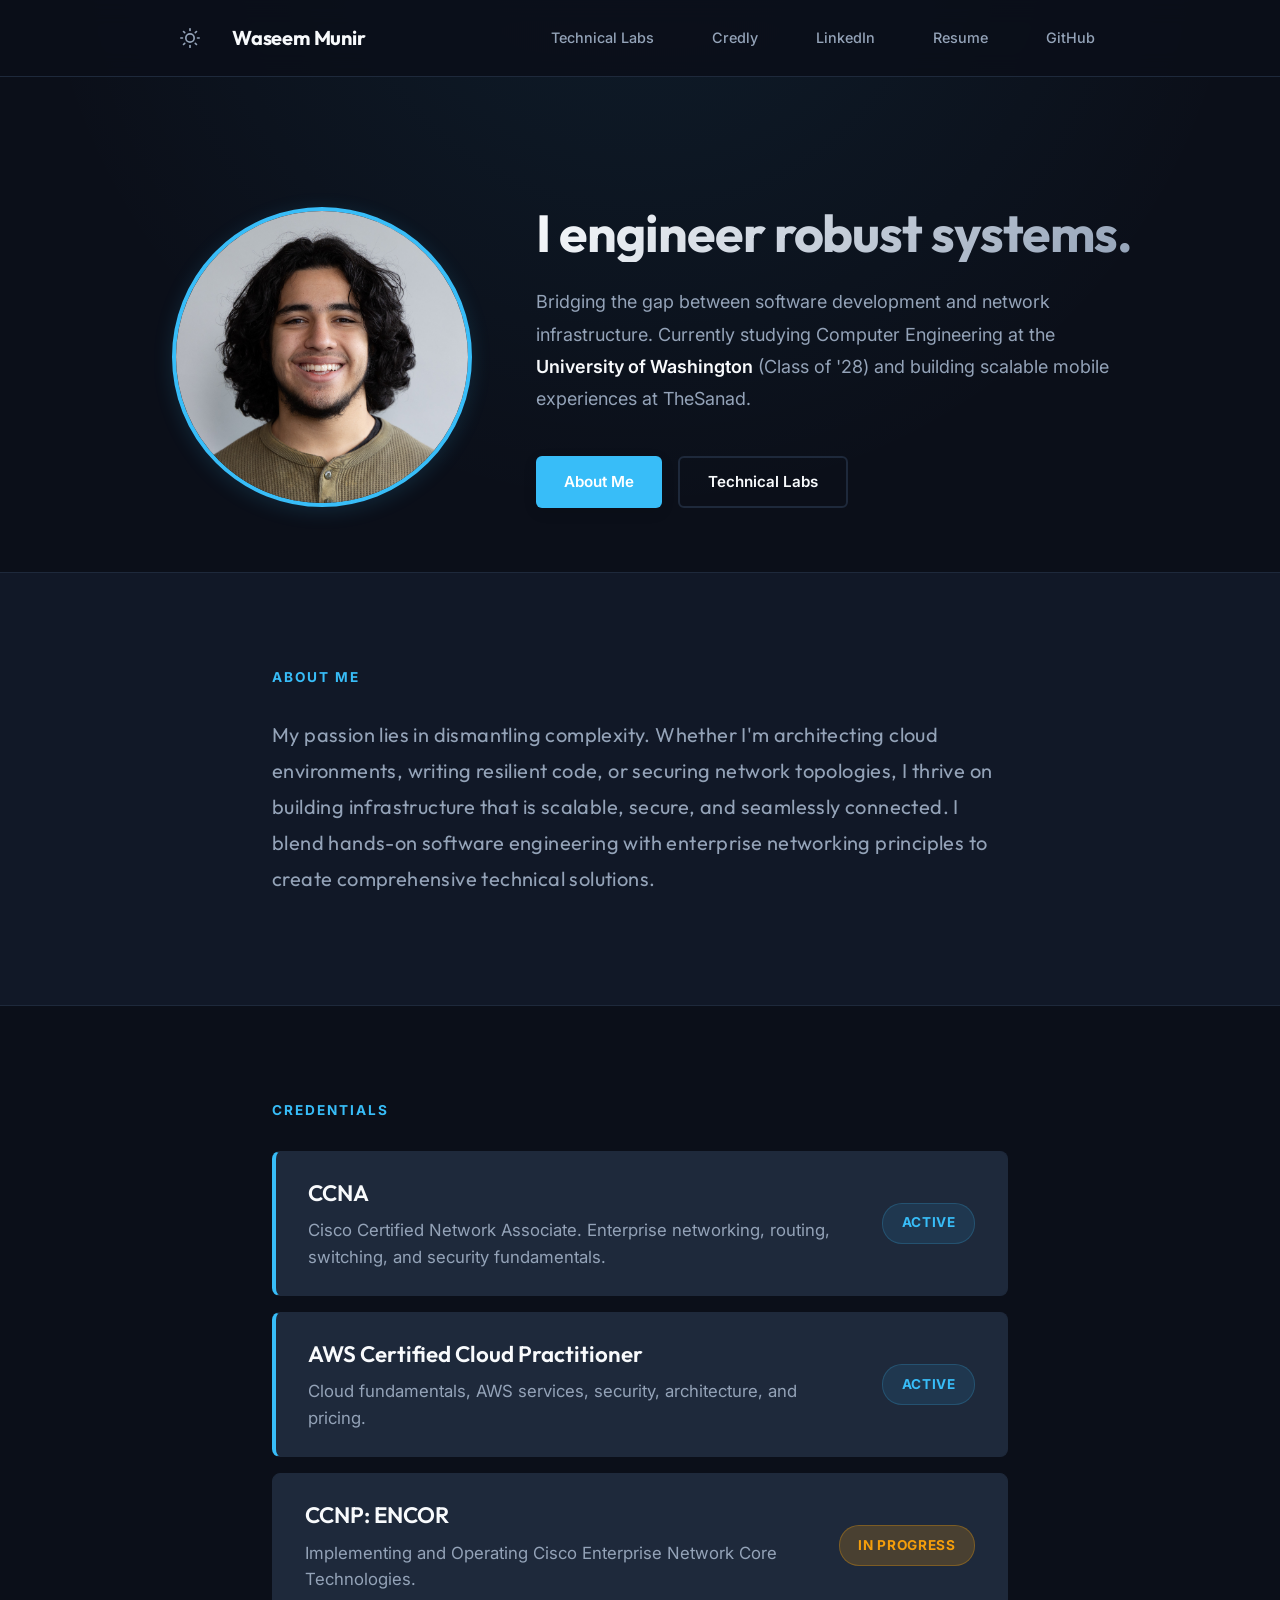
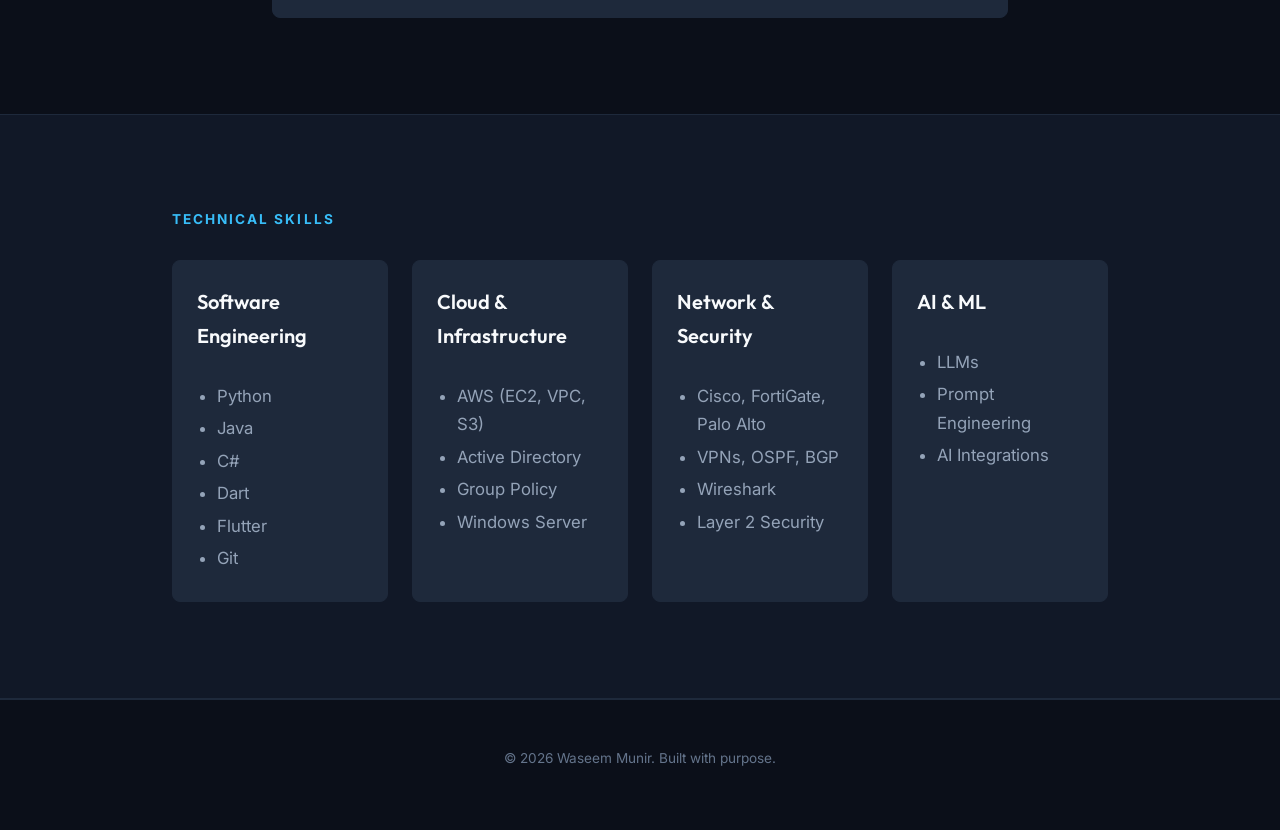
<file: index.html>
<!DOCTYPE html>
<html lang="en">
<head>
  <meta charset="UTF-8" />
  <meta name="viewport" content="width=device-width, initial-scale=1.0"/>
  <title>Waseem Munir | Portfolio</title>
  <meta name="description" content="Waseem Munir's technical portfolio. Bridging software development and network infrastructure." />
  <meta property="og:title" content="Waseem Munir | Portfolio" />
  <meta property="og:description" content="Computer Engineering student at UW. Portfolio showcasing cloud, security, and software engineering projects." />
  <meta property="og:type" content="website" />
  <link rel="stylesheet" href="style.css" />
  <link rel="preconnect" href="https://fonts.googleapis.com">
  <link rel="preconnect" href="https://fonts.gstatic.com" crossorigin>
  <link href="https://fonts.googleapis.com/css2?family=Inter:wght@300;400;500;600&family=Outfit:wght@400;500;600;700&display=swap" rel="stylesheet">
</head>
<body>

  <!-- NAVIGATION -->
  <nav class="site-nav">
    <div class="nav-container">
      <div class="nav-left">
        <button id="theme-toggle" class="theme-toggle" aria-label="Toggle Theme">
          <svg xmlns="http://www.w3.org/2000/svg" width="20" height="20" viewBox="0 0 24 24" fill="none" stroke="currentColor" stroke-width="2" stroke-linecap="round" stroke-linejoin="round"><path d="M21 12.79A9 9 0 1 1 11.21 3 7 7 0 0 0 21 12.79z"></path></svg>
        </button>
        <a href="index.html" class="nav-logo">Waseem Munir</a>
      </div>
      <ul class="nav-links">
        <li><a href="labs.html">Technical Labs</a></li>
        <li><a href="https://www.credly.com/users/waseem-munir/badges/credly" target="_blank" rel="noopener noreferrer">Credly</a></li>
        <li><a href="https://linkedin.com/in/waseem-munir" target="_blank" rel="noopener noreferrer">LinkedIn</a></li>
        <li><a href="labs/Munir%20Resume.pdf" target="_blank" rel="noopener noreferrer">Resume</a></li>
        <li><a href="https://github.com/kingwasp" target="_blank" rel="noopener noreferrer">GitHub</a></li>
      </ul>
    </div>
  </nav>

  <main>
    <!-- HERO SECTION -->
    <section class="section hero">
      <div class="container hero-content-with-image">
        <img src="assets/Waseem%20Munir%20Headshot.jpg" alt="Waseem Munir" class="hero-image" />
        <div class="hero-text">
          <h1 class="hero-title">I engineer robust systems.</h1>
          <p class="hero-subtitle">
            Bridging the gap between software development and network infrastructure. Currently studying Computer Engineering at the <strong>University of Washington</strong> (Class of '28) and building scalable mobile experiences at TheSanad.
          </p>
          <div class="hero-actions">
            <a href="#about" class="btn">About Me</a>
            <a href="labs.html" class="btn btn-secondary">Technical Labs</a>
          </div>
        </div>
      </div>
    </section>

    <!-- ABOUT -->
    <section class="section bg-light" id="about">
      <div class="container container-narrow">
        <h2 class="section-title">About Me</h2>
        <p class="lead">
          My passion lies in dismantling complexity. Whether I'm architecting cloud environments, writing resilient code, or securing network topologies, I thrive on building infrastructure that is scalable, secure, and seamlessly connected. I blend hands-on software engineering with enterprise networking principles to create comprehensive technical solutions.
        </p>
      </div>
    </section>

    <!-- CERTIFICATIONS -->
    <section class="section certifications-section" id="certifications">
      <div class="container container-narrow">
        <h2 class="section-title">Credentials</h2>
        
        <div class="credentials-grid">
          <div class="cert-card cert-card-prominent">
            <div class="cert-content">
              <p class="cert-title">CCNA</p>
              <p class="cert-meta">Cisco Certified Network Associate. Enterprise networking, routing, switching, and security fundamentals.</p>
            </div>
            <span class="cert-badge badge-active">Active</span>
          </div>

          <div class="cert-card cert-card-prominent">
            <div class="cert-content">
              <p class="cert-title">AWS Certified Cloud Practitioner</p>
              <p class="cert-meta">Cloud fundamentals, AWS services, security, architecture, and pricing.</p>
            </div>
            <span class="cert-badge badge-active">Active</span>
          </div>

          <div class="cert-card">
            <div class="cert-content">
              <p class="cert-title">CCNP: ENCOR</p>
              <p class="cert-meta">Implementing and Operating Cisco Enterprise Network Core Technologies.</p>
            </div>
            <span class="cert-badge badge-progress">In Progress</span>
          </div>
        </div>
      </div>
    </section>

    <!-- SKILLS -->
    <section class="section bg-light" id="skills">
      <div class="container">
        <h2 class="section-title">Technical Skills</h2>
        <ul class="skills-list skills-grid">
          <li>
            <strong>Software Engineering</strong>
            <ul class="skills-bullets">
              <li>Python</li>
              <li>Java</li>
              <li>C#</li>
              <li>Dart</li>
              <li>Flutter</li>
              <li>Git</li>
            </ul>
          </li>
          <li>
            <strong>Cloud & Infrastructure</strong>
            <ul class="skills-bullets">
              <li>AWS (EC2, VPC, S3)</li>
              <li>Active Directory</li>
              <li>Group Policy</li>
              <li>Windows Server</li>
            </ul>
          </li>
          <li>
            <strong>Network & Security</strong>
            <ul class="skills-bullets">
              <li>Cisco, FortiGate, Palo Alto</li>
              <li>VPNs, OSPF, BGP</li>
              <li>Wireshark</li>
              <li>Layer 2 Security</li>
            </ul>
          </li>
          <li>
            <strong>AI & ML</strong>
            <ul class="skills-bullets">
              <li>LLMs</li>
              <li>Prompt Engineering</li>
              <li>AI Integrations</li>
            </ul>
          </li>
        </ul>
      </div>
    </section>
  </main>

  <footer class="site-footer">
    <div class="container">
      <p>&copy; 2026 Waseem Munir. Built with purpose.</p>
    </div>
  </footer>

  <script src="script.js"></script>
</body>
</html>
</file>
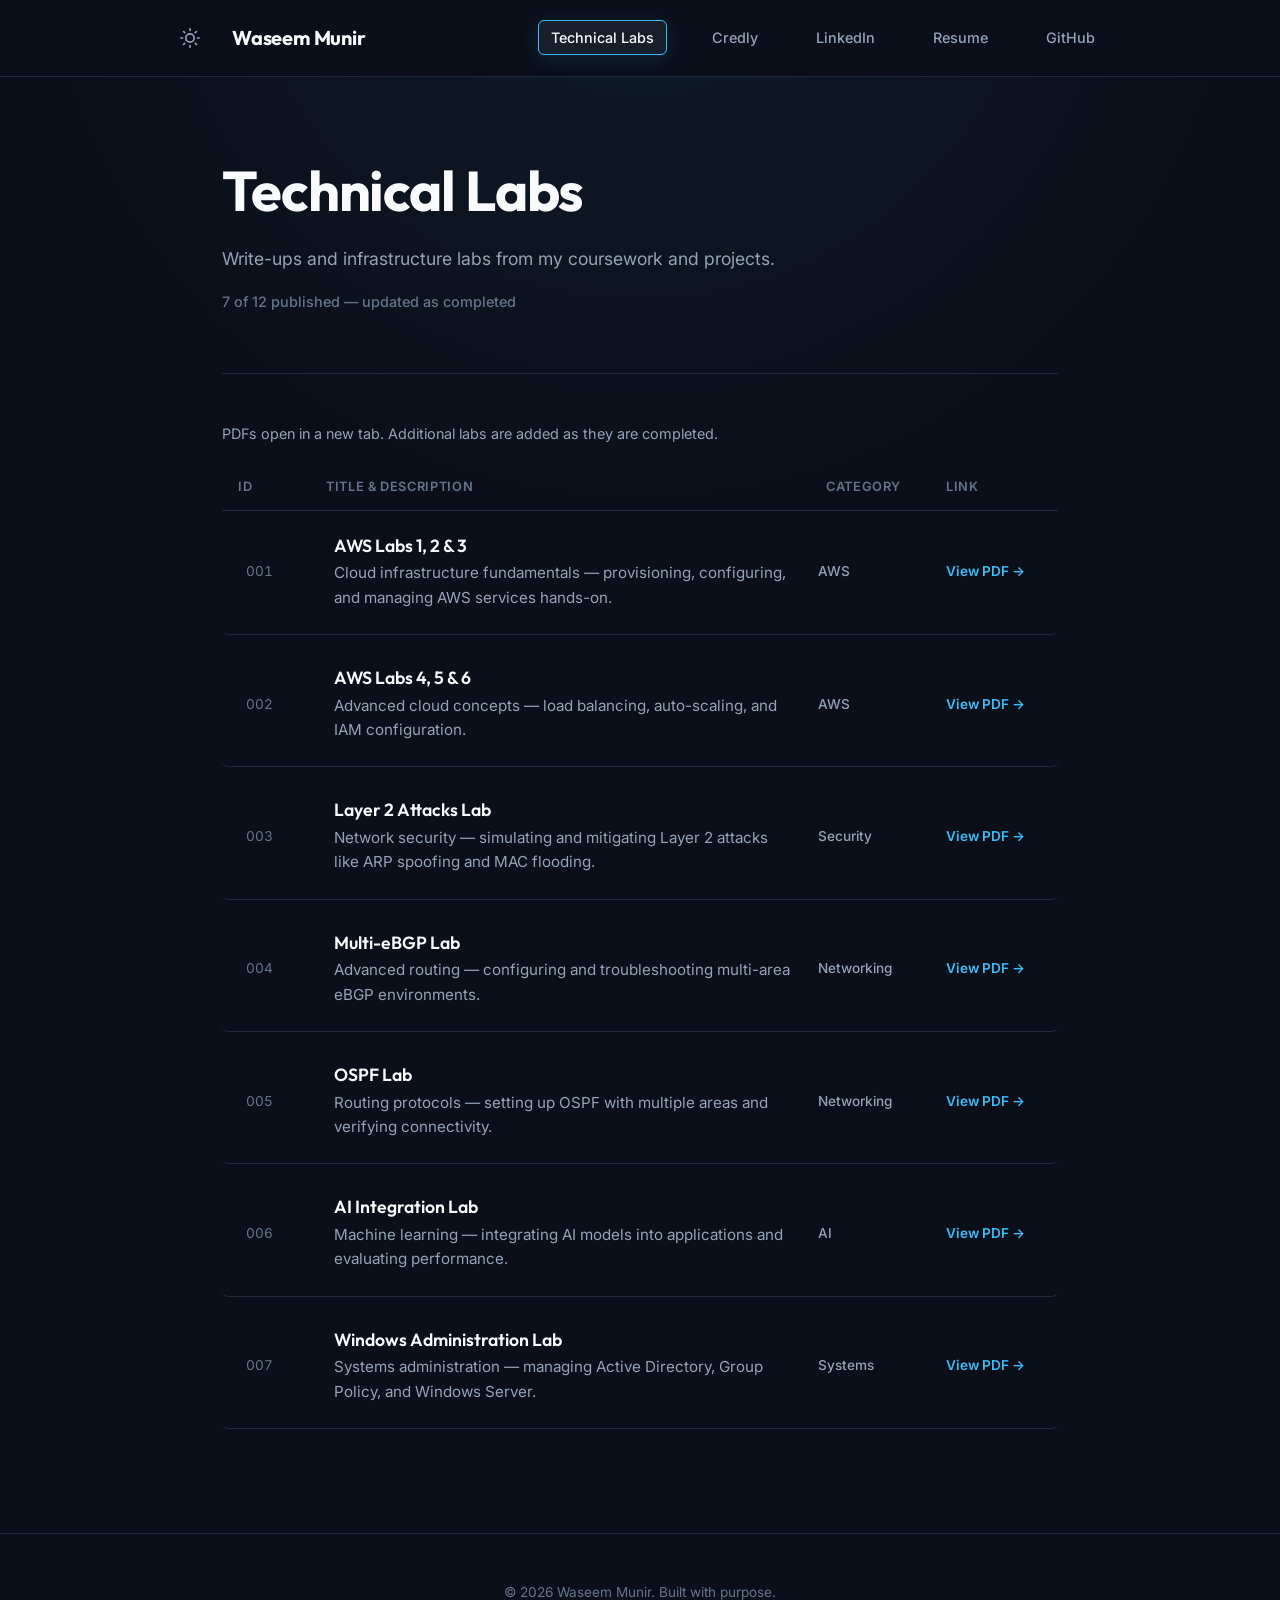
<file: labs.html>
<!DOCTYPE html>
<html lang="en">
<head>
  <meta charset="UTF-8" />
  <meta name="viewport" content="width=device-width, initial-scale=1.0"/>
  <title>Technical Labs | Waseem Munir</title>
  <meta name="description" content="Technical Labs by Waseem Munir. Infrastructure and security write-ups." />
  <meta property="og:title" content="Technical Labs | Waseem Munir" />
  <meta property="og:description" content="Portfolio showcasing cloud, security, and software engineering projects." />
  <meta property="og:type" content="website" />
  <link rel="stylesheet" href="style.css" />
  <link rel="preconnect" href="https://fonts.googleapis.com">
  <link rel="preconnect" href="https://fonts.gstatic.com" crossorigin>
  <link href="https://fonts.googleapis.com/css2?family=Inter:wght@300;400;500;600&family=Outfit:wght@400;500;600;700&display=swap" rel="stylesheet">
</head>
<body>

  <!-- NAVIGATION -->
  <nav class="site-nav">
    <div class="nav-container">
      <div class="nav-left">
        <button id="theme-toggle" class="theme-toggle" aria-label="Toggle Theme">
          <svg xmlns="http://www.w3.org/2000/svg" width="20" height="20" viewBox="0 0 24 24" fill="none" stroke="currentColor" stroke-width="2" stroke-linecap="round" stroke-linejoin="round"><path d="M21 12.79A9 9 0 1 1 11.21 3 7 7 0 0 0 21 12.79z"></path></svg>
        </button>
        <a href="index.html" class="nav-logo">Waseem Munir</a>
      </div>
      <ul class="nav-links">
        <li><a href="labs.html" class="nav-active">Technical Labs</a></li>
        <li><a href="https://www.credly.com/users/waseem-munir/badges/credly" target="_blank" rel="noopener noreferrer">Credly</a></li>
        <li><a href="https://linkedin.com/in/waseem-munir" target="_blank" rel="noopener noreferrer">LinkedIn</a></li>
        <li><a href="labs/Munir%20Resume.pdf" target="_blank" rel="noopener noreferrer">Resume</a></li>
        <li><a href="https://github.com/kingwasp" target="_blank" rel="noopener noreferrer">GitHub</a></li>
      </ul>
    </div>
  </nav>

  <main class="page-content">
    <div class="container container-medium">
      <header class="page-header">
        <h1 class="page-title">Technical Labs</h1>
        <p class="page-description">
          Write-ups and infrastructure labs from my coursework and projects.
        </p>
        <p class="labs-counter">7 of 12 published — updated as completed</p>
      </header>
      
      <div class="document-library">
        <p class="library-note">PDFs open in a new tab. Additional labs are added as they are completed.</p>

        <div class="library-header">
          <span class="col-id">ID</span>
          <span class="col-name">Title & Description</span>
          <span class="col-category">Category</span>
          <span class="col-action">Link</span>
        </div>

        <div class="library-list">
          
          <!-- LAB 01 -->
          <div class="library-item">
            <span class="item-id">001</span>
            <div class="item-details">
              <h3>AWS Labs 1, 2 & 3</h3>
              <p>Cloud infrastructure fundamentals — provisioning, configuring, and managing AWS services hands-on.</p>
            </div>
            <span class="item-category">AWS</span>
            <a href="labs/Munir%20AWS%20123%20Lab.pdf" target="_blank" rel="noopener noreferrer" class="item-link">View PDF &rarr;</a>
          </div>

          <!-- LAB 02 -->
          <div class="library-item">
            <span class="item-id">002</span>
            <div class="item-details">
              <h3>AWS Labs 4, 5 & 6</h3>
              <p>Advanced cloud concepts — load balancing, auto-scaling, and IAM configuration.</p>
            </div>
            <span class="item-category">AWS</span>
            <a href="labs/Munir%20AWS%20456%20Lab.pdf" target="_blank" rel="noopener noreferrer" class="item-link">View PDF &rarr;</a>
          </div>

          <!-- LAB 03 -->
          <div class="library-item">
            <span class="item-id">003</span>
            <div class="item-details">
              <h3>Layer 2 Attacks Lab</h3>
              <p>Network security — simulating and mitigating Layer 2 attacks like ARP spoofing and MAC flooding.</p>
            </div>
            <span class="item-category">Security</span>
            <a href="labs/Munir%20L2%20Attacks%20Lab.pdf" target="_blank" rel="noopener noreferrer" class="item-link">View PDF &rarr;</a>
          </div>

          <!-- LAB 04 -->
          <div class="library-item">
            <span class="item-id">004</span>
            <div class="item-details">
              <h3>Multi-eBGP Lab</h3>
              <p>Advanced routing — configuring and troubleshooting multi-area eBGP environments.</p>
            </div>
            <span class="item-category">Networking</span>
            <a href="labs/Munir%20Multi-eBGP%20Lab.pdf" target="_blank" rel="noopener noreferrer" class="item-link">View PDF &rarr;</a>
          </div>

          <!-- LAB 05 -->
          <div class="library-item">
            <span class="item-id">005</span>
            <div class="item-details">
              <h3>OSPF Lab</h3>
              <p>Routing protocols — setting up OSPF with multiple areas and verifying connectivity.</p>
            </div>
            <span class="item-category">Networking</span>
            <a href="labs/Munir%20OSPF%20Lab.pdf" target="_blank" rel="noopener noreferrer" class="item-link">View PDF &rarr;</a>
          </div>

          <!-- LAB 06 -->
          <div class="library-item">
            <span class="item-id">006</span>
            <div class="item-details">
              <h3>AI Integration Lab</h3>
              <p>Machine learning — integrating AI models into applications and evaluating performance.</p>
            </div>
            <span class="item-category">AI</span>
            <a href="labs/Munir%20AI%20Lab.pdf" target="_blank" rel="noopener noreferrer" class="item-link">View PDF &rarr;</a>
          </div>

          <!-- LAB 07 -->
          <div class="library-item">
            <span class="item-id">007</span>
            <div class="item-details">
              <h3>Windows Administration Lab</h3>
              <p>Systems administration — managing Active Directory, Group Policy, and Windows Server.</p>
            </div>
            <span class="item-category">Systems</span>
            <a href="labs/Munir%20Windows%20Lab.pdf" target="_blank" rel="noopener noreferrer" class="item-link">View PDF &rarr;</a>
          </div>

        </div>
      </div>
    </div>
  </main>

  <footer class="site-footer">
    <div class="container">
      <p>&copy; 2026 Waseem Munir. Built with purpose.</p>
    </div>
  </footer>

  <script src="script.js"></script>
</body>
</html>
</file>
<file: style.css>
/* ─── VARIABLES ─────────────────────────────── */
:root {
  /* Default to Dark Mode (Cyber/Developer) */
  --bg-color: #0b0f19;
  --bg-alt: #111827;
  --text-main: #f8fafc;
  --text-muted: #94a3b8;
  --text-light: #64748b;
  --accent: #38bdf8; /* Cyber blue */
  --accent-hover: #0ea5e9;
  --border-color: #1e293b;
  --nav-bg: rgba(11, 15, 25, 0.85);
  
  --card-bg: #1e293b;
  --glow-shadow: 0 4px 20px rgba(56, 189, 248, 0.15);
  --progress-bg: rgba(245, 158, 11, 0.2);
  --progress-color: #f59e0b; /* Amber for in-progress */

  --font-serif: 'Outfit', sans-serif; /* Using Outfit for headings */
  --font-sans: 'Inter', sans-serif;   /* Using Inter for body */

  /* Spacing scale */
  --sp-xs: 0.25rem;
  --sp-sm: 0.5rem;
  --sp-md: 1rem;
  --sp-lg: 1.5rem;
  --sp-xl: 2rem;
  --sp-2xl: 3rem;
  --sp-3xl: 4rem;

  /* Transitions */
  --transition-fast: 0.15s ease;
  --transition-normal: 0.2s ease;
  --transition-slow: 0.3s ease;
}

[data-theme="light"] {
  --bg-color: #f1f5f9; /* Darker off-white for more contrast */
  --bg-alt: #ffffff;
  --text-main: #0f172a;
  --text-muted: #475569;
  --text-light: #94a3b8;
  --accent: #4f46e5; /* Indigo */
  --accent-hover: #4338ca;
  --border-color: #cbd5e1; /* Darker border */
  --nav-bg: rgba(241, 245, 249, 0.95);
  
  --card-bg: #ffffff;
  --glow-shadow: 0 8px 24px rgba(79, 70, 229, 0.12);
  --progress-bg: rgba(217, 119, 6, 0.1);
  --progress-color: #d97706; 
}

/* ─── RESET & BASE ───────────────────────────── */
*, *::before, *::after { box-sizing: border-box; margin: 0; padding: 0; }

html { 
  scroll-behavior: smooth; 
  font-size: 16px;
}

body {
  background-color: var(--bg-color);
  color: var(--text-main);
  font-family: var(--font-sans);
  font-weight: 400;
  line-height: 1.6;
  min-height: 100vh;
  -webkit-font-smoothing: antialiased;
  -moz-osx-font-smoothing: grayscale;
  position: relative;
  overflow-x: hidden;
  transition: background-color var(--transition-slow), color var(--transition-slow);
}

/* Subtle gradient background element for tech feel */
body::before {
  content: '';
  position: absolute;
  top: 0;
  left: 0;
  right: 0;
  height: 500px;
  background: radial-gradient(circle at 50% -20%, rgba(56, 189, 248, 0.08) 0%, transparent 70%);
  pointer-events: none;
  z-index: 0;
}

[data-theme="light"] body::before {
  background: radial-gradient(circle at 50% -20%, rgba(79, 70, 229, 0.05) 0%, transparent 70%);
}

body > * {
  position: relative;
  z-index: 2;
}

p {
  margin-bottom: 0.75rem;
}

h1, h2, h3, h4, h5, h6 {
  font-family: var(--font-serif);
  font-weight: 600;
  line-height: 1.2;
  color: var(--text-main);
}

a { 
  color: inherit; 
  text-decoration: none; 
}

/* External link indicator removed */
a:focus-visible,
button:focus-visible {
  outline: 2px solid var(--accent);
  outline-offset: 3px;
  border-radius: 4px;
}

ul { list-style: none; }

/* ─── LAYOUT & CONTAINERS ────────────────────── */
.container {
  max-width: 1000px;
  margin: 0 auto;
  padding: 0 2rem;
}

.container-narrow {
  max-width: 800px;
}

.container-medium {
  max-width: 900px;
}

.section {
  padding: 6rem 0;
}

.bg-light {
  background-color: var(--bg-alt);
  border-top: 1px solid var(--border-color);
  border-bottom: 1px solid var(--border-color);
}

.text-center { text-align: center; }

/* ─── NAVIGATION ─────────────────────────────── */
.site-nav {
  position: sticky;
  top: 0;
  background-color: var(--nav-bg);
  backdrop-filter: blur(12px);
  border-bottom: 1px solid var(--border-color);
  z-index: 100;
  padding: 1.25rem 0;
  transition: background-color var(--transition-slow), border-color var(--transition-slow);
}

.nav-container {
  max-width: 1000px;
  margin: 0 auto;
  padding: 0 2rem;
  display: flex;
  align-items: center;
  justify-content: space-between;
}

.nav-left {
  display: flex;
  align-items: center;
  gap: 1.5rem;
}

.theme-toggle {
  background: none;
  border: none;
  color: var(--text-muted);
  cursor: pointer;
  display: flex;
  align-items: center;
  justify-content: center;
  padding: 0.5rem;
  border-radius: 50%;
  transition: all var(--transition-normal);
}

.theme-toggle:hover {
  color: var(--accent);
  background-color: rgba(148, 163, 184, 0.1);
}

.nav-logo {
  font-family: var(--font-serif);
  font-weight: 700;
  font-size: 1.25rem;
  letter-spacing: -0.01em;
  color: var(--text-main);
  transition: color var(--transition-fast);
}

.nav-logo:hover {
  color: var(--accent);
}

.nav-links {
  display: flex;
  gap: 2rem;
}

.nav-links a {
  font-size: 0.9rem;
  font-weight: 500;
  color: var(--text-muted);
  transition: all 0.2s ease;
  padding: 0.5rem 0.75rem;
  border-radius: 6px;
  border: 1px solid transparent;
}

.nav-links a:hover,
.nav-links a.nav-active {
  color: var(--text-main);
  background-color: rgba(148, 163, 184, 0.1);
  border-color: var(--accent);
  box-shadow: var(--glow-shadow);
}

/* ─── HERO ───────────────────────────────────── */
.hero {
  padding-top: 8rem;
  padding-bottom: 4rem;
}

.hero-content-with-image {
  display: flex;
  align-items: center;
  gap: 4rem;
}

.hero-image {
  width: 300px;
  height: 300px;
  border-radius: 50%;
  object-fit: cover;
  border: 4px solid var(--accent);
  box-shadow: var(--glow-shadow);
  flex-shrink: 0;
  transition: transform var(--transition-slow);
}

.hero-image:hover {
  transform: translateY(-5px) scale(1.02);
}

.hero-title {
  font-size: clamp(2rem, 5vw, 3.25rem);
  font-weight: 700;
  letter-spacing: -0.02em;
  margin-bottom: 1.5rem;
  line-height: 1.1;
  background: linear-gradient(135deg, var(--text-main) 0%, var(--text-muted) 100%);
  -webkit-background-clip: text;
  -webkit-text-fill-color: transparent;
  white-space: nowrap;
}

.hero-subtitle {
  font-size: 1.125rem;
  color: var(--text-muted);
  max-width: 650px;
  margin-bottom: 2.5rem;
  line-height: 1.8;
}

.hero-subtitle strong {
  color: var(--text-main);
  font-weight: 600;
}

.hero-actions {
  display: flex;
  gap: 1rem;
  flex-wrap: wrap;
}

/* ─── BUTTONS ────────────────────────────────── */
.btn {
  display: inline-flex;
  align-items: center;
  justify-content: center;
  background-color: var(--accent);
  color: #fff;
  font-size: 0.95rem;
  font-weight: 600;
  padding: 0.75rem 1.75rem;
  border-radius: 6px;
  transition: all var(--transition-normal);
  cursor: pointer;
  box-shadow: 0 4px 14px rgba(0,0,0,0.1);
}

.btn:hover {
  background-color: var(--accent-hover);
  transform: translateY(-2px);
  box-shadow: var(--glow-shadow);
  color: #fff;
}

.btn-secondary {
  background-color: transparent;
  color: var(--text-main);
  border: 2px solid var(--border-color);
  box-shadow: none;
}

.btn-secondary:hover {
  background-color: var(--card-bg);
  border-color: var(--accent);
  color: var(--accent);
  transform: translateY(-2px);
}

/* ─── TYPOGRAPHY / SECTIONS ──────────────────── */
.section-title {
  font-family: var(--font-sans);
  font-size: 0.85rem;
  font-weight: 700;
  letter-spacing: 0.15em;
  text-transform: uppercase;
  color: var(--accent);
  margin-bottom: 2rem;
}

.lead {
  font-family: var(--font-serif);
  font-size: 1.25rem;
  color: var(--text-muted);
  line-height: 1.8;
  font-weight: 400;
  letter-spacing: 0.02em;
}

/* ─── CREDENTIALS SECTION ────────────────────── */
.credentials-grid {
  display: flex;
  flex-direction: column;
  gap: 1rem;
}

.cert-card {
  display: flex;
  align-items: center;
  justify-content: space-between;
  gap: 1.5rem;
  padding: 1.5rem 2rem;
  border-radius: 8px;
  background-color: var(--card-bg);
  border: 1px solid var(--border-color);
  transition: transform var(--transition-normal), box-shadow var(--transition-normal), border-color var(--transition-normal);
}

.cert-card:hover {
  transform: translateY(-2px);
  box-shadow: var(--glow-shadow);
  border-color: rgba(56, 189, 248, 0.3);
}

[data-theme="light"] .cert-card:hover {
  border-color: rgba(79, 70, 229, 0.3);
}

.cert-card-prominent {
  border-left: 4px solid var(--accent);
}

.cert-content {
  flex: 1;
}

.cert-title {
  font-family: var(--font-serif);
  font-size: 1.4rem;
  font-weight: 600;
  margin-bottom: 0.35rem;
  color: var(--text-main);
}

.cert-meta {
  color: var(--text-muted);
  font-size: 1.05rem;
  line-height: 1.6;
  margin-bottom: 0;
}

.cert-badge {
  padding: 0.55rem 1.15rem;
  border-radius: 20px;
  font-size: 0.85rem;
  font-weight: 700;
  text-transform: uppercase;
  letter-spacing: 0.05em;
  white-space: nowrap;
}

.badge-active {
  background-color: rgba(56, 189, 248, 0.1);
  color: var(--accent);
  border: 1px solid rgba(56, 189, 248, 0.2);
}

[data-theme="light"] .badge-active {
  background-color: rgba(79, 70, 229, 0.1);
  color: var(--accent);
  border: 1px solid rgba(79, 70, 229, 0.2);
}

.badge-progress {
  background-color: var(--progress-bg);
  color: var(--progress-color);
  border: 1px solid rgba(245, 158, 11, 0.3);
}

/* ─── SKILLS ─────────────────────────────────── */
.skills-list.skills-grid {
  display: grid;
  grid-template-columns: repeat(4, 1fr);
  gap: 1.5rem;
}

@media (max-width: 900px) {
  .skills-list.skills-grid {
    grid-template-columns: repeat(2, 1fr);
  }
}

.skills-list li {
  display: flex;
  flex-direction: column;
  padding: 1.5rem;
  background-color: var(--card-bg);
  border: 1px solid var(--border-color);
  border-radius: 8px;
  transition: all var(--transition-normal);
}

.skills-list li:hover {
  border-color: var(--accent);
  box-shadow: var(--glow-shadow);
  transform: translateY(-2px);
}

.skills-list strong {
  font-family: var(--font-serif);
  font-size: 1.25rem;
  font-weight: 600;
  color: var(--text-main);
  margin-bottom: 0.75rem;
  padding-bottom: 0.5rem;
  border-bottom: 1px solid var(--border-color);
}

.skills-list li {
  color: var(--text-muted);
  font-size: 1.05rem;
  line-height: 1.7;
}

.skills-bullets {
  list-style-type: disc;
  padding-left: 1.25rem;
  margin-top: 0.5rem;
}

.skills-bullets li {
  display: list-item;
  flex-direction: unset;
  padding: 0;
  background-color: transparent;
  border: none;
  border-radius: 0;
  box-shadow: none;
  margin-bottom: 0.25rem;
}

.skills-bullets li:hover {
  transform: none;
  box-shadow: none;
  border-color: transparent;
}

/* ─── PAGE HEADER (LABS) ─────────────────────── */
.page-header {
  padding: 5rem 0 3rem;
  border-bottom: 1px solid var(--border-color);
  margin-bottom: 3rem;
}

.page-title {
  font-size: clamp(2.5rem, 5vw, 3.5rem);
  font-weight: 700;
  letter-spacing: -0.02em;
  margin-bottom: 1.25rem;
  color: var(--text-main);
}

.page-description {
  font-size: 1.1rem;
  color: var(--text-muted);
  max-width: 600px;
  line-height: 1.7;
}

.labs-counter {
  font-size: 0.9rem;
  color: var(--text-light);
  margin-top: 1rem;
  font-weight: 500;
}

/* ─── DOCUMENT LIBRARY (LABS) ────────────────── */
.document-library {
  margin-bottom: 6rem;
}

.library-note {
  font-size: 0.9rem;
  color: var(--text-muted);
  margin-bottom: 1.25rem;
}

.library-header {
  display: grid;
  grid-template-columns: 4rem 1fr 6rem 6rem;
  gap: 1.5rem;
  padding: 0.75rem 1rem;
  font-size: 0.8rem;
  font-weight: 600;
  letter-spacing: 0.05em;
  text-transform: uppercase;
  color: var(--text-light);
  border-bottom: 1px solid var(--border-color);
}

@media (max-width: 640px) {
  .library-header {
    display: none;
  }
}

.library-list {
  display: flex;
  flex-direction: column;
}

.library-item {
  display: grid;
  grid-template-columns: 4rem 1fr 6rem 6rem;
  gap: 1.5rem;
  padding: 1.5rem;
  border-bottom: 1px solid var(--border-color);
  align-items: center;
  transition: all 0.2s ease;
  border-radius: 6px;
  margin-bottom: 0.5rem;
  background-color: transparent;
}

.library-item:hover {
  background-color: var(--card-bg);
  box-shadow: 0 4px 12px rgba(0,0,0,0.05);
  transform: translateX(4px);
  border-color: transparent;
}

@media (max-width: 640px) {
  .library-item {
    grid-template-columns: 3rem 1fr;
    grid-template-areas: 
      "id details"
      ". category"
      ". link";
    align-items: start;
    gap: 0.75rem;
    padding: 1rem 1.25rem;
    margin-bottom: 0.75rem;
  }
  .item-id { grid-area: id; }
  .item-details { grid-area: details; }
  .item-category { grid-area: category; }
  .item-link { grid-area: link; }
}

.item-id {
  font-family: var(--font-sans);
  font-size: 0.85rem;
  color: var(--text-light);
  font-variant-numeric: tabular-nums;
}

.item-details h3 {
  font-size: 1.1rem;
  font-weight: 600;
  margin-bottom: 0.35rem;
  color: var(--text-main);
}

.item-details p {
  font-size: 0.95rem;
  color: var(--text-muted);
  line-height: 1.6;
  margin-bottom: 0;
}

.item-category {
  font-size: 0.85rem;
  color: var(--text-muted);
  font-weight: 500;
}

.item-link {
  font-size: 0.85rem;
  font-weight: 600;
  color: var(--accent);
  transition: all 0.2s ease;
  white-space: nowrap;
  display: inline-block;
  padding: 0.25rem 0.5rem;
  border-radius: 3px;
}

.item-link:hover {
  color: var(--bg-color);
  background-color: var(--accent);
  text-decoration: none;
  transform: translateX(2px);
}

/* ─── MEDIA QUERIES ──────────────────────────── */
@media (max-width: 768px) {
  .nav-links {
    gap: 1.5rem;
  }
  .hero-content-with-image {
    gap: 2.5rem;
  }
}

@media (max-width: 640px) {
  .nav-container {
    flex-wrap: wrap;
    gap: 1rem;
  }

  .nav-links {
    flex-wrap: wrap;
    gap: 0.75rem 1.2rem;
    order: 3;
    flex-basis: 100%;
  }

  .section {
    padding: 4rem 0;
  }

  .hero {
    padding-top: 5rem;
    padding-bottom: 3.5rem;
  }

  .hero-image {
    width: 220px;
    height: 220px;
  }

  .hero-title {
    white-space: normal;
  }

  .hero-content-with-image {
    flex-direction: column;
    text-align: center;
    gap: 1.5rem;
  }

  .hero-actions {
    justify-content: center;
  }

  .cert-card {
    flex-direction: column;
    align-items: flex-start;
    gap: 1rem;
    padding: 1.25rem;
  }

  .cert-badge {
    align-self: flex-start;
  }

  .skills-list.skills-grid {
    grid-template-columns: 1fr;
  }
}

/* ─── FOOTER ─────────────────────────────────── */
.site-footer {
  text-align: center;
  padding: 3rem 0;
  border-top: 1px solid var(--border-color);
  color: var(--text-light);
  font-size: 0.85rem;
}
</file>
